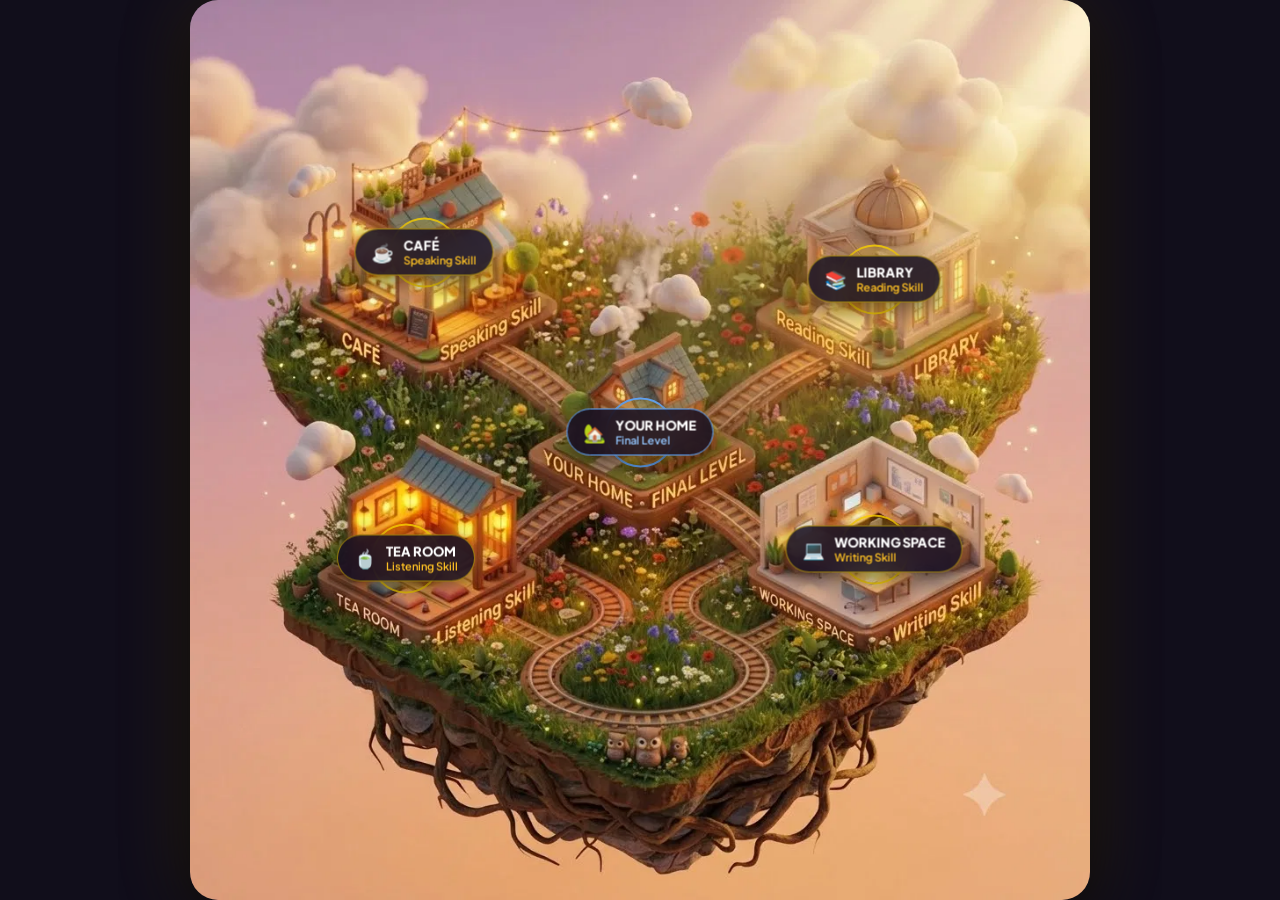
<file: index.html>
<!DOCTYPE html>
<html lang="vi">
<head>
    <meta charset="UTF-8">
    <meta name="viewport" content="width=device-width, initial-scale=1.0">
    <title>3D Language Learning Map</title>
    <link href="https://fonts.googleapis.com/css2?family=Plus+Jakarta+Sans:wght@400;600;700;800&display=swap" rel="stylesheet">
    <style>
        * {
            margin: 0;
            padding: 0;
            box-sizing: border-box;
            font-family: 'Plus Jakarta Sans', sans-serif;
        }

        body {
            background: #110e1b;
            color: #fff;
            min-height: 100vh;
            display: flex;
            align-items: center;
            justify-content: center;
            overflow: hidden;
        }

        .app-container {
            position: relative;
            width: 100vw;
            height: 100vh;
            display: flex;
            justify-content: center;
            align-items: center;
            padding: 10px;
        }

        .map-wrapper {
            position: relative;
            width: 100%;
            max-width: 900px;
            aspect-ratio: 1 / 1;
            border-radius: 28px;
            overflow: hidden;
            box-shadow: 0 20px 60px rgba(0, 0, 0, 0.7), 0 0 80px rgba(234, 179, 8, 0.15);
            background: #1a162b;
        }

        .map-image {
            width: 100%;
            height: 100%;
            object-fit: cover;
            display: block;
            user-select: none;
        }

        .hotspot {
            position: absolute;
            transform: translate(-50%, -50%);
            cursor: pointer;
            z-index: 10;
            transition: all 0.3s cubic-bezier(0.34, 1.56, 0.64, 1);
        }

        .hotspot-pulse {
            position: absolute;
            width: 70px;
            height: 70px;
            top: 50%;
            left: 50%;
            transform: translate(-50%, -50%);
            border-radius: 50%;
            border: 2px solid rgba(255, 215, 0, 0.8);
            background: rgba(255, 215, 0, 0.15);
            animation: pulse 2s infinite;
            pointer-events: none;
        }

        @keyframes pulse {
            0% { transform: translate(-50%, -50%) scale(0.6); opacity: 0.9; }
            70% { transform: translate(-50%, -50%) scale(1.4); opacity: 0; }
            100% { transform: translate(-50%, -50%) scale(1.4); opacity: 0; }
        }

        .hotspot-card {
            background: rgba(20, 15, 35, 0.85);
            backdrop-filter: blur(12px);
            border: 1px solid rgba(255, 215, 0, 0.5);
            padding: 8px 16px;
            border-radius: 30px;
            display: flex;
            align-items: center;
            gap: 10px;
            box-shadow: 0 8px 25px rgba(0,0,0,0.5), 0 0 15px rgba(255, 200, 100, 0.3);
            transition: all 0.3s ease;
        }

        .hotspot-card .icon { font-size: 18px; }
        .hotspot-card .label { font-size: 13px; font-weight: 800; color: #fff; white-space: nowrap; }
        .hotspot-card .sub-label { font-size: 11px; color: #fbbf24; font-weight: 600; }

        .hotspot:hover {
            transform: translate(-50%, -58%) scale(1.08);
            z-index: 20;
        }

        .hotspot:hover .hotspot-card {
            background: rgba(35, 25, 60, 0.95);
            border-color: #fbbf24;
            box-shadow: 0 12px 30px rgba(0,0,0,0.7), 0 0 25px rgba(251, 191, 36, 0.6);
        }

        /* Vị trí chuẩn theo thiết kế 3D */
        #spot-cafe      { top: 28%; left: 26%; }
        #spot-library   { top: 31%; left: 76%; }
        #spot-tearoom   { top: 62%; left: 24%; }
        #spot-workspace { top: 61%; left: 76%; }
        #spot-home      { top: 48%; left: 50%; }

        .modal-overlay {
            position: fixed;
            inset: 0;
            background: rgba(10, 8, 20, 0.75);
            backdrop-filter: blur(8px);
            display: flex;
            align-items: center;
            justify-content: center;
            opacity: 0;
            pointer-events: none;
            transition: all 0.3s ease;
            z-index: 100;
        }

        .modal-overlay.active { opacity: 1; pointer-events: auto; }

        .modal-content {
            background: #1e192e;
            border: 1px solid rgba(251, 191, 36, 0.3);
            border-radius: 24px;
            width: 90%;
            max-width: 520px;
            padding: 28px;
            position: relative;
            transform: translateY(20px) scale(0.95);
            transition: all 0.3s cubic-bezier(0.34, 1.56, 0.64, 1);
            box-shadow: 0 25px 60px rgba(0,0,0,0.8), 0 0 40px rgba(251, 191, 36, 0.15);
        }

        .modal-overlay.active .modal-content { transform: translateY(0) scale(1); }

        .close-btn {
            position: absolute;
            top: 20px;
            right: 20px;
            background: rgba(255, 255, 255, 0.1);
            border: none;
            color: #aaa;
            width: 36px;
            height: 36px;
            border-radius: 50%;
            cursor: pointer;
            font-size: 18px;
            display: flex;
            align-items: center;
            justify-content: center;
        }

        .close-btn:hover { background: rgba(255, 255, 255, 0.2); color: #fff; }

        .modal-header { display: flex; align-items: center; gap: 16px; margin-bottom: 20px; }

        .modal-header .badge-icon {
            width: 52px;
            height: 52px;
            border-radius: 16px;
            background: linear-gradient(135deg, #f59e0b, #d97706);
            display: flex;
            align-items: center;
            justify-content: center;
            font-size: 26px;
        }

        .modal-title-text h2 { font-size: 20px; font-weight: 800; color: #fff; }
        .modal-title-text p { font-size: 13px; color: #fbbf24; font-weight: 600; }

        .topics-list { display: flex; flex-direction: column; gap: 10px; }

        .topic-item {
            background: rgba(255, 255, 255, 0.05);
            border: 1px solid rgba(255, 255, 255, 0.08);
            border-radius: 16px;
            padding: 12px 18px;
            display: flex;
            align-items: center;
            justify-content: space-between;
            cursor: pointer;
            transition: all 0.2s ease;
        }

        .topic-item:hover {
            background: rgba(251, 191, 36, 0.12);
            border-color: rgba(251, 191, 36, 0.4);
            transform: translateX(4px);
        }

        .topic-info h4 { font-size: 14px; font-weight: 700; color: #f3f4f6; }
        .topic-info span { font-size: 12px; color: #9ca3af; }

        .start-btn {
            background: #fbbf24;
            color: #110e1b;
            padding: 6px 14px;
            border-radius: 20px;
            font-weight: 700;
            font-size: 12px;
            border: none;
            cursor: pointer;
        }

        .topic-item:hover .start-btn { background: #f59e0b; }
    </style>
</head>
<body>

    <div class="app-container">
        <div class="map-wrapper">
            <!-- Đảm bảo file ảnh nằm cùng thư mục và tên là map.png -->
            <img src="map.png" alt="English Learning Map 3D" class="map-image">

            <div class="hotspot" id="spot-cafe" onclick="openModal('speaking')">
                <div class="hotspot-pulse"></div>
                <div class="hotspot-card">
                    <span class="icon">☕</span>
                    <div>
                        <div class="label">CAFÉ</div>
                        <div class="sub-label">Speaking Skill</div>
                    </div>
                </div>
            </div>

            <div class="hotspot" id="spot-library" onclick="openModal('reading')">
                <div class="hotspot-pulse"></div>
                <div class="hotspot-card">
                    <span class="icon">📚</span>
                    <div>
                        <div class="label">LIBRARY</div>
                        <div class="sub-label">Reading Skill</div>
                    </div>
                </div>
            </div>

            <div class="hotspot" id="spot-tearoom" onclick="openModal('listening')">
                <div class="hotspot-pulse"></div>
                <div class="hotspot-card">
                    <span class="icon">🍵</span>
                    <div>
                        <div class="label">TEA ROOM</div>
                        <div class="sub-label">Listening Skill</div>
                    </div>
                </div>
            </div>

            <div class="hotspot" id="spot-workspace" onclick="openModal('writing')">
                <div class="hotspot-pulse"></div>
                <div class="hotspot-card">
                    <span class="icon">💻</span>
                    <div>
                        <div class="label">WORKING SPACE</div>
                        <div class="sub-label">Writing Skill</div>
                    </div>
                </div>
            </div>

            <div class="hotspot" id="spot-home" onclick="openModal('home')">
                <div class="hotspot-pulse" style="border-color:#60a5fa;"></div>
                <div class="hotspot-card" style="border-color:#60a5fa;">
                    <span class="icon">🏡</span>
                    <div>
                        <div class="label">YOUR HOME</div>
                        <div class="sub-label" style="color:#93c5fd;">Final Level</div>
                    </div>
                </div>
            </div>
        </div>
    </div>

    <div class="modal-overlay" id="modal-overlay" onclick="closeModalOnOuter(event)">
        <div class="modal-content">
            <button class="close-btn" onclick="closeModal()">&times;</button>
            <div class="modal-header">
                <div class="badge-icon" id="modal-icon">☕</div>
                <div class="modal-title-text">
                    <h2 id="modal-title">Speaking Skill</h2>
                    <p id="modal-subtitle">Chủ đề luyện nói tại Quán Cà Phê</p>
                </div>
            </div>
            <div class="topics-list" id="topics-list"></div>
        </div>
    </div>

    <script>
        const skillData = {
            speaking: {
                title: "Speaking Skill (Café)",
                subtitle: "Luyện nói qua các tình huống giao tiếp thực tế",
                icon: "☕",
                topics: [
                    { title: "Ordering Coffee & Drinks", detail: "15 mẫu câu order chuẩn bản ngữ", lessons: "5 Bài" },
                    { title: "Small Talk with Strangers", detail: "Bắt chuyện tự nhiên nơi công cộng", lessons: "8 Bài" },
                    { title: "Expressing Opinions", detail: "Nêu quan điểm về các chủ đề đời sống", lessons: "6 Bài" }
                ]
            },
            reading: {
                title: "Reading Skill (Library)",
                subtitle: "Nâng cao vốn từ vựng & đọc hiểu chuyên sâu",
                icon: "📚",
                topics: [
                    { title: "Short Stories & Novels", detail: "Đọc truyện ngắn thư giãn & học ngữ cảnh", lessons: "12 Bài" },
                    { title: "Tech & Science Articles", detail: "Bài đọc tin tức khoa học & công nghệ", lessons: "8 Bài" },
                    { title: "IELTS Academic Passages", detail: "Luyện đọc hiểu dạng bài thi", lessons: "10 Bài" }
                ]
            },
            listening: {
                title: "Listening Skill (Tea Room)",
                subtitle: "Luyện nghe thư giãn & chép chính tả",
                icon: "🍵",
                topics: [
                    { title: "Acoustic Podcasts", detail: "Nghe Podcast phát âm chuẩn Anh - Mỹ", lessons: "15 Tập" },
                    { title: "Music & Lyrics Decoding", detail: "Phân tích lời bài hát Tiếng Anh hay", lessons: "20 Bài" }
                ]
            },
            writing: {
                title: "Writing Skill (Working Space)",
                subtitle: "Rèn luyện kỹ năng viết Email & Essay",
                icon: "💻",
                topics: [
                    { title: "Business Email Writing", detail: "Viết Email công việc chuyên nghiệp", lessons: "7 Bài" },
                    { title: "Essay & Paragraph Building", detail: "Viết đoạn văn lập luận chặt chẽ", lessons: "5 Bài" }
                ]
            },
            home: {
                title: "Your Home (Final Level)",
                subtitle: "Theo dõi tiến độ & Đánh giá năng lực",
                icon: "🏡",
                topics: [
                    { title: "Proficiency Dashboard", detail: "Tổng số giờ học & cấp độ hiện tại", lessons: "Level B2" },
                    { title: "Final Mastery Test", detail: "Bài kiểm tra tổng hợp 4 kỹ năng", lessons: "100 Câu" }
                ]
            }
        };

        function openModal(skillKey) {
            const data = skillData[skillKey];
            if (!data) return;
            document.getElementById('modal-icon').innerText = data.icon;
            document.getElementById('modal-title').innerText = data.title;
            document.getElementById('modal-subtitle').innerText = data.subtitle;

            const listContainer = document.getElementById('topics-list');
            listContainer.innerHTML = '';
            data.topics.forEach(topic => {
                const item = document.createElement('div');
                item.className = 'topic-item';
                item.innerHTML = `
                    <div class="topic-info">
                        <h4>${topic.title}</h4>
                        <span>${topic.detail} • ${topic.lessons}</span>
                    </div>
                    <button class="start-btn">Học ngay</button>
                `;
                listContainer.appendChild(item);
            });
            document.getElementById('modal-overlay').classList.add('active');
        }

        function closeModal() {
            document.getElementById('modal-overlay').classList.remove('active');
        }

        function closeModalOnOuter(e) {
            if (e.target.id === 'modal-overlay') closeModal();
        }
    </script>
</body>
</html>
</file>
